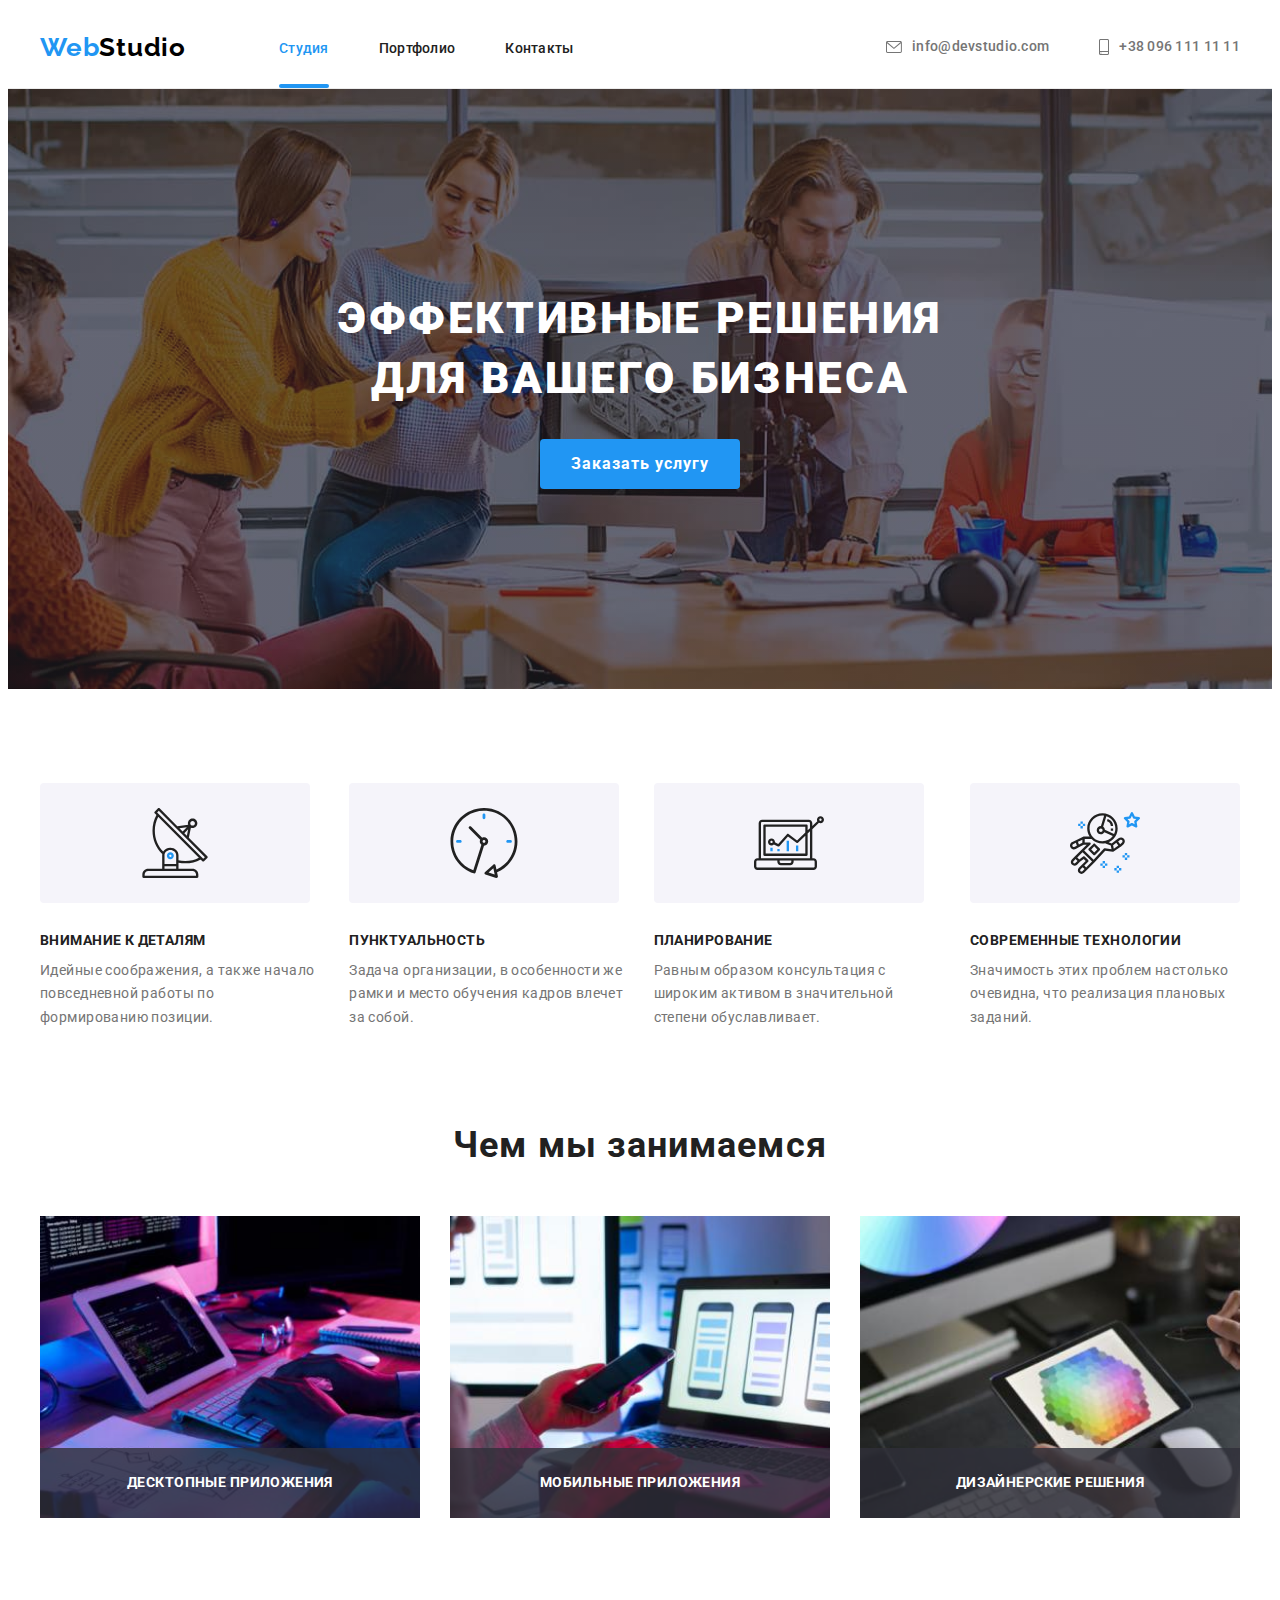
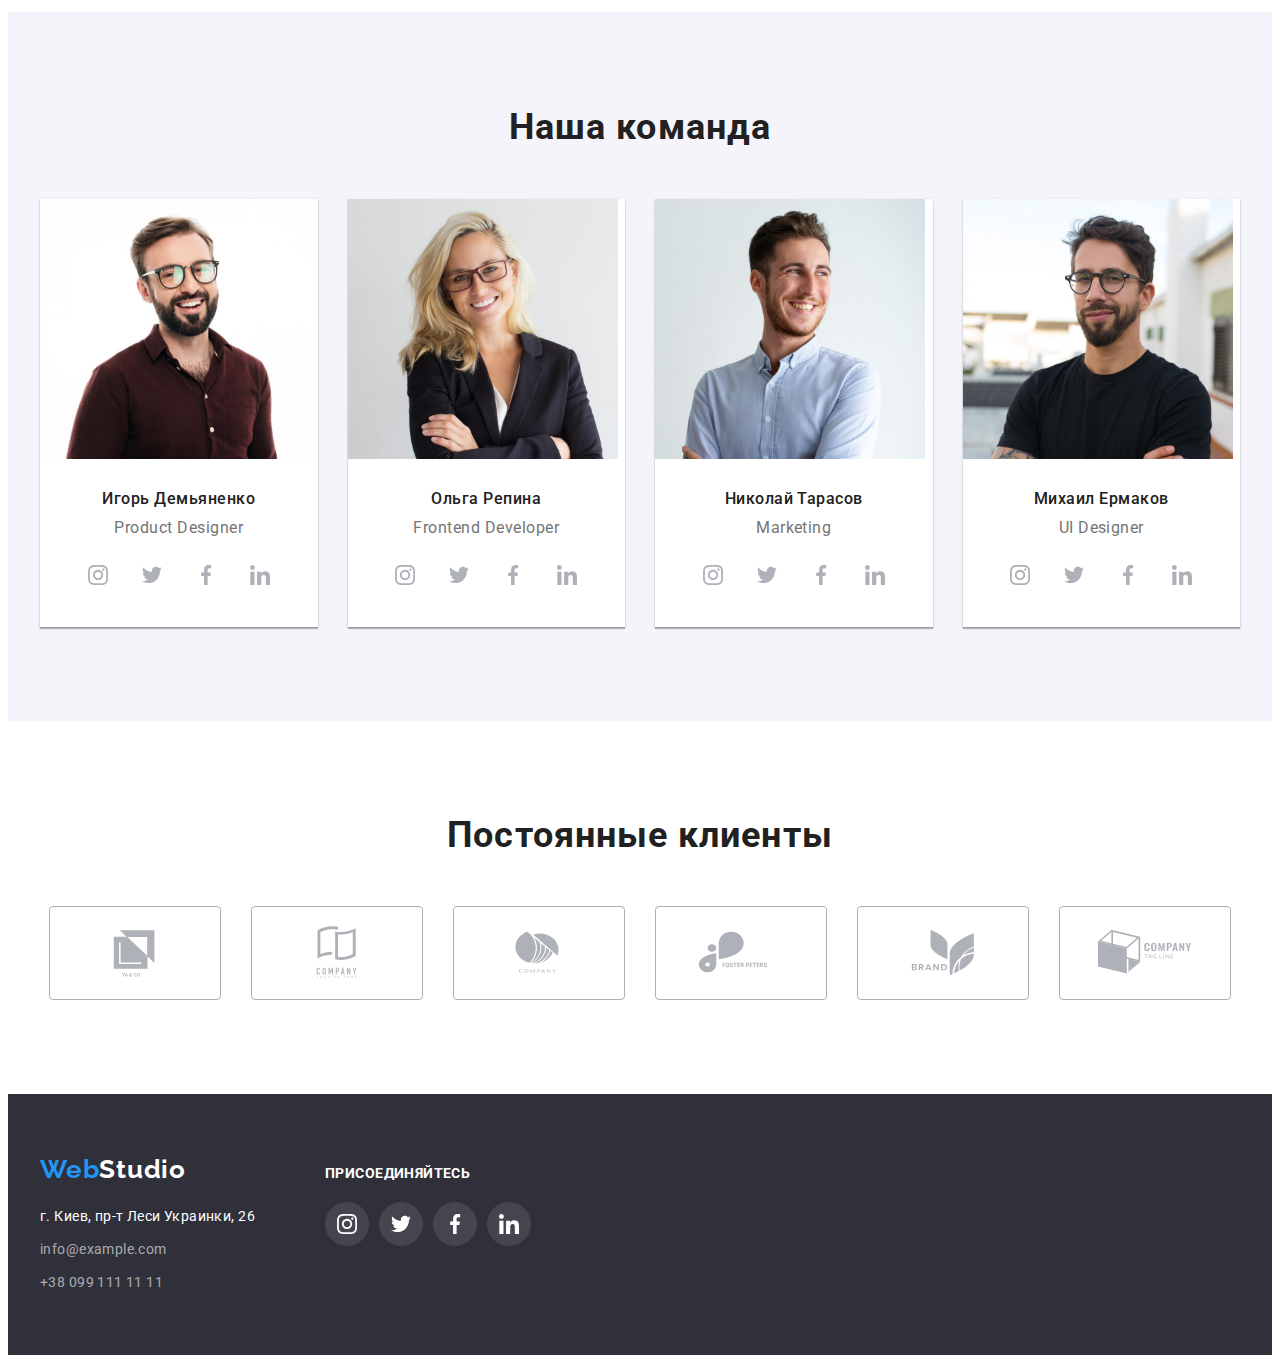
<file: index.html>
<!DOCTYPE html>
<html lang="ru">
<head>
    <meta charset="UTF-8">
    <meta http-equiv="X-UA-Compatible" content="IE=edge">
    <meta name="viewport" content="width=device-width, initial-scale=1.0">
    <link rel="preconnect" href="https://fonts.googleapis.com">
    <link rel="preconnect" href="https://fonts.gstatic.com" crossorigin>
    <link href="https://fonts.googleapis.com/css2?family=Raleway:wght@700&family=Roboto:wght@400;500;700;900&display=swap"
        rel="stylesheet">
    <title>Веб-студия</title>
    <link rel="stylesheet" href="https://cdnjs.cloudflare.com/ajax/libs/modern-normalize/1.1.0/modern-normalize.min.css"
        integrity="sha512-wpPYUAdjBVSE4KJnH1VR1HeZfpl1ub8YT/NKx4PuQ5NmX2tKuGu6U/JRp5y+Y8XG2tV+wKQpNHVUX03MfMFn9Q=="
        crossorigin="anonymous" referrerpolicy="no-referrer" />
    <link rel="stylesheet" href="./css/styles.css">
</head>
<body>
    <header class="header">
        <div class="container">
            <nav>
                <a href="" lang="en" class="header-logo link"><span>Web</span>Studio</a>
                <ul class="header-list">
                    <li class="list-item"><a href="./index.html" class="link current">Студия</a></li>
                    <li class="list-item"><a href="./portfolio.html" class="link header-portfolio">Портфолио</a></li>
                    <li class="list-item"><a href="" class="link">Контакты</a></li>
                </ul>
            </nav>
            <ul class="header-contacts">
                <li class="list-item">
                <a href="mailto:info@devstudio.com" class="link"><svg class="mail-icon" width="16" height="12" ><use href="./images/icons.svg#icon-envelope"></use></svg>info@devstudio.com</a></li>
                <li class="list-item"><a href="tel:+380961111111" class="link"><svg class="smartphone-icon" width="10" height="16">
                    <use href="./images/icons.svg#icon-smartphone"></use>
                </svg>+38 096 111 11 11</a></li>
            </ul>
            </div>
    </header>
<main>

<section class="hero">
    <div class="container">
    <h1 class="hero-headline">Эффективные решения для вашего бизнеса</h1>
    <button type="button" class="hero-button" data-modal-open>Заказать услугу</button>
    </div>
</section>

<section class="benefits">
    <div class="container">
    <h2 class="visually-hidden">Преимущества компании</h2>
    <ul class="benefits-content">
        <li class="list-item">
            <div class="benefits-illustration">
            <svg class="benefits-icon" width="70" height="70">
                <use href="./images/icons.svg#icon-antenna"></use>
            </svg>
            </div>
            <h3 class="benefits-title">Внимание к деталям</h3>
            <p class="benefits-text">Идейные соображения, а также начало повседневной работы по формированию позиции.</p>
        </li>
        <li class="list-item">
            <div class="benefits-illustration">
                <svg class="benefits-icon" width="70" height="70">
                    <use href="./images/icons.svg#icon-clock"></use>
                </svg>
            </div>
            <h3 class="benefits-title">Пунктуальность</h3>
            <p class="benefits-text">Задача организации, в особенности же рамки и место обучения кадров влечет за собой.</p>
        </li>
        <li class="list-item">
            <div class="benefits-illustration">
                <svg class="benefits-icon" width="70" height="70">
                    <use href="./images/icons.svg#icon-diagram"></use>
                </svg>
            </div>
            <h3 class="benefits-title">Планирование</h3>
            <p class="benefits-text">Равным образом консультация с широким активом в значительной степени обуславливает.</p>
        </li>
        <li class="list-item">
            <div class="benefits-illustration">
                <svg class="benefits-icon" width="70" height="70">
                    <use href="./images/icons.svg#icon-astronaut"></use>
                </svg>
            </div>
            <h3 class="benefits-title">Современные технологии</h3>
            <p class="benefits-text">Значимость этих проблем настолько очевидна, что реализация плановых заданий.</p>
        </li>
    </ul>
    </div>
</section>

<section class="about">
    <div class="container">
    <h2 class="about-title">Чем мы занимаемся</h2>
    <ul class="about-content">
        <li class="list-item"><a href=""><img src="./images/box-sites.jpg" alt="Разработка сайтов" width="370" height="294"></a>
        <div class="about-box">
            <p class="about-top-text">Десктопные приложения</p>
        </div>
        </li>
        <li class="list-item"><a href=""><img src="./images/box-optimization.jpg" alt="Мобильная оптимизация" width="370" height="294"></a>
        <div class="about-box">
            <p class="about-top-text">Мобильные приложения</p>
        </div>
        </li>
        <li class="list-item"><a href=""><img src="./images/box-design.jpg" alt="Дизайн" width="370" height="294"></a>
        <div class="about-box">
            <p class="about-top-text">Дизайнерские решения</p>
        </div>
        </li>
    </ul>
    </div>
</section>

<section class="team">
    <div class="container">
    <h2 class="team-title">Наша команда</h2>
    <ul class="team-content">
        <li class="list-item">
            <img src="./images/worker-product-designer.jpg" alt="Продукт дизайнер" width="270" height="260">
            <div class="team-description"><h3 class="team-member">Игорь Демьяненко</h3>
            <p lang="en" class="team-position">Product Designer</p>
            <ul class="team-soc-list">
                <li class="team-soc-item">
                    <a href="" class="team-soc-link link">
                        <svg class="team-soc-icon" width="20" height="20">
                            <use href="./images/icons.svg#icon-instagram"></use>
                        </svg>
                    </a></li>
                <li class="team-soc-item">
                    <a href="" class="team-soc-link link">
                        <svg class="team-soc-icon" width="20" height="20">
                            <use href="./images/icons.svg#icon-twitter"></use>
                        </svg>
                    </a></li>
                <li class="team-soc-item">
                    <a href="" class="team-soc-link link">
                        <svg class="team-soc-icon" width="20" height="20">
                            <use href="./images/icons.svg#icon-facebook"></use>
                        </svg>
                    </a></li>
                <li class="team-soc-item">
                    <a href="" class="team-soc-link link">
                        <svg class="team-soc-icon" width="20" height="20">
                            <use href="./images/icons.svg#icon-linkedin"></use>
                        </svg>
                    </a></li>
            </ul>
            </div>
        </li>
        <li class="list-item">
            <img src="./images/worker-frontend-developer.jpg" alt="Фронтенд-разработчик" width="270" height="260">
            <div class="team-description"><h3 class="team-member">Ольга Репина</h3>
            <p lang="en" class="team-position">Frontend Developer</p>
                        <ul class="team-soc-list">
                            <li class="team-soc-item">
                                <a href="" class="team-soc-link link">
                                    <svg class="team-soc-icon" width="20" height="20">
                                        <use href="./images/icons.svg#icon-instagram"></use>
                                    </svg>
                                </a>
                            </li>
                            <li class="team-soc-item">
                                <a href="" class="team-soc-link link">
                                    <svg class="team-soc-icon" width="20" height="20">
                                        <use href="./images/icons.svg#icon-twitter"></use>
                                    </svg>
                                </a>
                            </li>
                            <li class="team-soc-item">
                                <a href="" class="team-soc-link link">
                                    <svg class="team-soc-icon" width="20" height="20">
                                        <use href="./images/icons.svg#icon-facebook"></use>
                                    </svg>
                                </a>
                            </li>
                            <li class="team-soc-item">
                                <a href="" class="team-soc-link link">
                                    <svg class="team-soc-icon" width="20" height="20">
                                        <use href="./images/icons.svg#icon-linkedin"></use>
                                    </svg>
                                </a>
                            </li>
                        </ul>
            </div>
        </li>
        <li class="list-item">
            <img src="./images/worker-marketing.jpg" alt="Маркетолог" width="270" height="260">
            <div class="team-description"><h3 class="team-member">Николай Тарасов</h3>
            <p lang="en" class="team-position">Marketing</p>
                        <ul class="team-soc-list">
                            <li class="team-soc-item">
                                <a href="" class="team-soc-link link">
                                    <svg class="team-soc-icon" width="20" height="20">
                                        <use href="./images/icons.svg#icon-instagram"></use>
                                    </svg>
                                </a>
                            </li>
                            <li class="team-soc-item">
                                <a href="" class="team-soc-link link">
                                    <svg class="team-soc-icon" width="20" height="20">
                                        <use href="./images/icons.svg#icon-twitter"></use>
                                    </svg>
                                </a>
                            </li>
                            <li class="team-soc-item">
                                <a href="" class="team-soc-link link">
                                    <svg class="team-soc-icon" width="20" height="20">
                                        <use href="./images/icons.svg#icon-facebook"></use>
                                    </svg>
                                </a>
                            </li>
                            <li class="team-soc-item">
                                <a href="" class="team-soc-link link">
                                    <svg class="team-soc-icon" width="20" height="20">
                                        <use href="./images/icons.svg#icon-linkedin"></use>
                                    </svg>
                                </a>
                            </li>
                        </ul>
            </div>
        </li>
        <li class="list-item">
            <img src="./images/worker-ui-designer.jpg" alt="Дизайнер" width="270" height="260">
            <div class="team-description"><h3 class="team-member">Михаил Ермаков</h3>
            <p lang="en" class="team-position">UI Designer</p>
                        <ul class="team-soc-list">
                            <li class="team-soc-item">
                                <a href="" class="team-soc-link link">
                                    <svg class="team-soc-icon" width="20" height="20">
                                        <use href="./images/icons.svg#icon-instagram"></use>
                                    </svg>
                                </a>
                            </li>
                            <li class="team-soc-item">
                                <a href="" class="team-soc-link link">
                                    <svg class="team-soc-icon" width="20" height="20">
                                        <use href="./images/icons.svg#icon-twitter"></use>
                                    </svg>
                                </a>
                            </li>
                            <li class="team-soc-item">
                                <a href="" class="team-soc-link link">
                                    <svg class="team-soc-icon" width="20" height="20">
                                        <use href="./images/icons.svg#icon-facebook"></use>
                                    </svg>
                                </a>
                            </li>
                            <li class="team-soc-item">
                                <a href="" class="team-soc-link link">
                                    <svg class="team-soc-icon" width="20" height="20">
                                        <use href="./images/icons.svg#icon-linkedin"></use>
                                    </svg>
                                </a>
                            </li>
                        </ul>
            </div>
        </li>
    </ul>
    </div>
</section>

<section class="clients">
    <div class="container">
    <h2 class="clients-title">Постоянные клиенты</h2>
    <ul class="clients-list list-item">
        <li class="clients-item">
            <a href="" class="clients-item-link link">
                <svg class="clients-item-icon" width="106" height="60">
                    <use href="./images/icons.svg#icon-logo-1"></use>
                </svg>
            </a>
        </li>
        <li class="clients-item">
            <a href="" class="clients-item-link">
                <svg class="clients-item-icon" width="106" height="60">
                    <use href="./images/icons.svg#icon-logo-2"></use>
                </svg>
            </a>
        </li>
        <li class="clients-item">
            <a href="" class="clients-item-link">
                <svg class="clients-item-icon" width="106" height="60">
                    <use href="./images/icons.svg#icon-logo-3"></use>
                </svg>
            </a>
        </li>
        <li class="clients-item">
            <a href="" class="clients-item-link">
                <svg class="clients-item-icon" width="106" height="60">
                    <use href="./images/icons.svg#icon-logo-4"></use>
                </svg>
            </a>
        </li>
        <li class="clients-item">
            <a href="" class="clients-item-link">
                <svg class="clients-item-icon" width="106" height="60">
                    <use href="./images/icons.svg#icon-logo-5"></use>
                </svg>
            </a>
        </li>
        <li class="clients-item">
            <a href="" class="clients-item-link">
                <svg class="clients-item-icon" width="106" height="60">
                    <use href="./images/icons.svg#icon-logo-6"></use>
                </svg>
            </a>
        </li>
    </ul>
    </div>

</section>

</main>
<footer class="footer">
    <div class="container footer-content">
    <div class="footer-contacts">
    <a href="" lang="en" class="footer-logo link"><span class="footer-logo-left">Web</span><span class="footer-logo-right">Studio</span></a>
    <address>
        <ul>
            <li class="list-item"><a href="https://goo.gl/maps/LUMPAZrbMtPp7dhw5" target="_blank" class="adress link">г. Киев, пр-т Леси Украинки, 26</a></li>
            <li class="list-item"><a href="mailto:info@example.com" class="footer-contacts link">info@example.com</a></li>
            <li class="list-item"><a href="tel:+380991111111" class="footer-contacts link">+38 099 111 11 11</a></li>
        </ul>
    </address>
    </div>

    <div class="footer-join">
    <p class="join-title">присоединяйтесь</p>
    <ul class="footer-soc-list list-item">
        <li class="footer-soc-item">
            <a href="" class="footer-soc-link link">
                <svg class="footer-soc-icon" width="20" height="20">
                    <use href="./images/icons.svg#icon-instagram"></use>
                </svg>
            </a>
        </li>
        <li class="footer-soc-item">
            <a href="" class="footer-soc-link link">
                <svg class="footer-soc-icon" width="20" height="20">
                    <use href="./images/icons.svg#icon-twitter"></use>
                </svg>
            </a>
        </li>
        <li class="footer-soc-item">
            <a href="" class="footer-soc-link link">
                <svg class="footer-soc-icon" width="20" height="20">
                    <use href="./images/icons.svg#icon-facebook"></use>
                </svg>
            </a>
        </li>
        <li class="footer-soc-item">
            <a href="" class="footer-soc-link link">
                <svg class="footer-soc-icon" width="20" height="20">
                    <use href="./images/icons.svg#icon-linkedin"></use>
                </svg>
            </a>
        </li>
    </ul>
    </div>
    </div>
</footer>
<div class="backdrop is-hidden" data-modal>
    <div class="modal">
        <button type="button" class="close-button" data-modal-close>
            <svg width="30" height="30">
                <use href="./images/icons.svg#icon-close"></use>
            </svg>
        </button>
    </div>
</div>
<script src="./js/modal.js"></script>
</body>
</html>
</file>
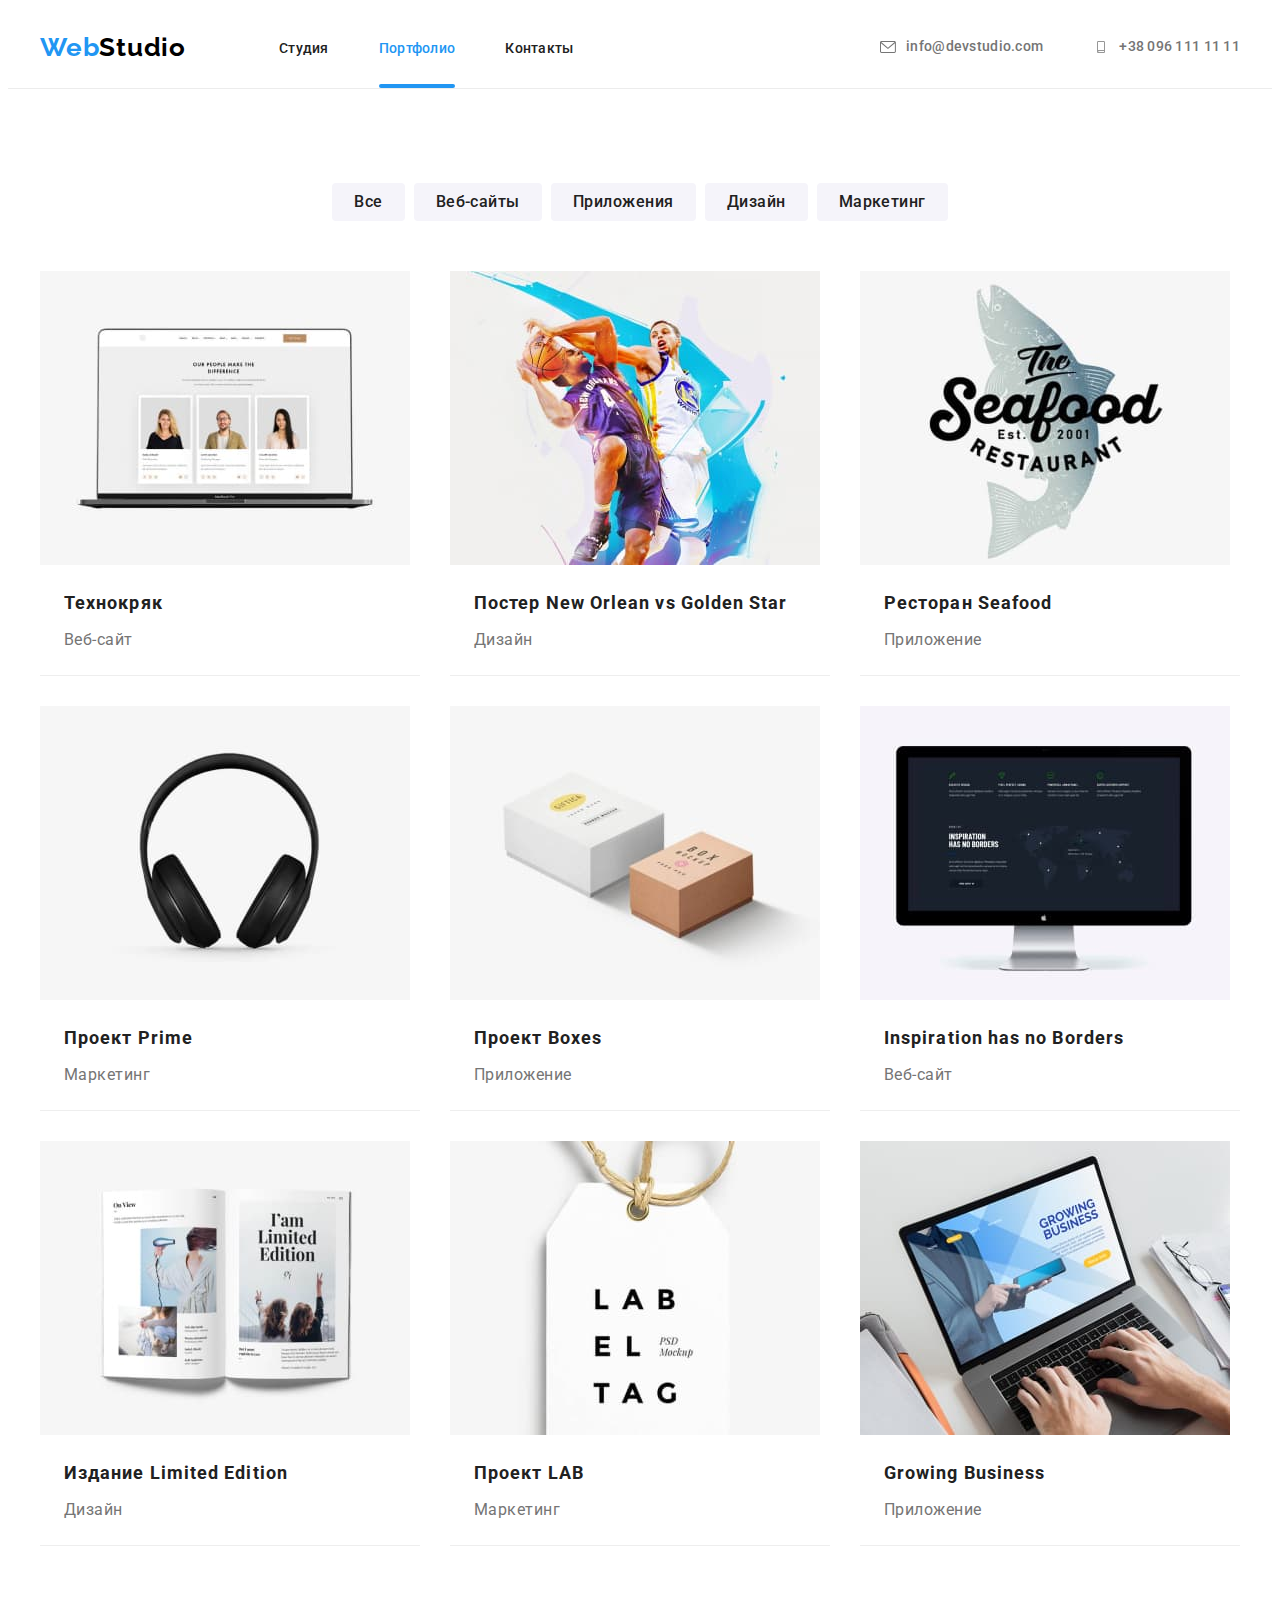
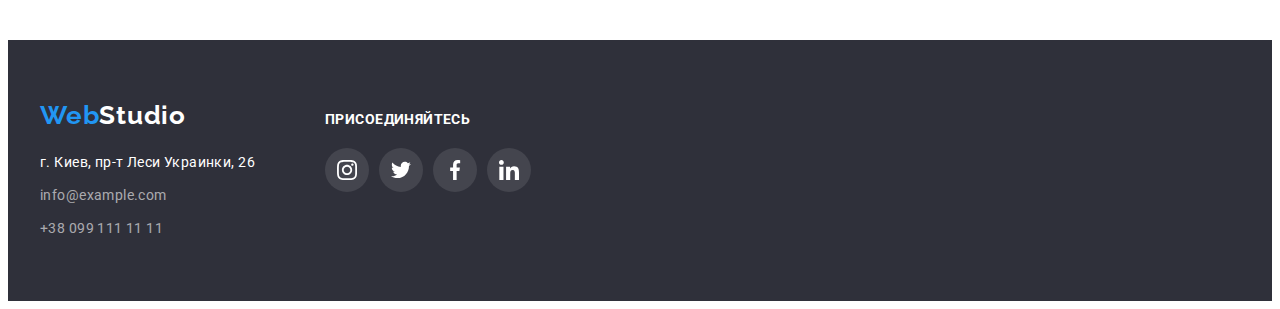
<file: portfolio.html>
<!DOCTYPE html>
<html lang="ru">

<head>
    <meta charset="UTF-8">
    <meta http-equiv="X-UA-Compatible" content="IE=edge">
    <meta name="viewport" content="width=device-width, initial-scale=1.0">
    <link rel="preconnect" href="https://fonts.googleapis.com">
    <link rel="preconnect" href="https://fonts.gstatic.com" crossorigin>
    <link
        href="https://fonts.googleapis.com/css2?family=Raleway:wght@700&family=Roboto:wght@400;500;700;900&display=swap"
        rel="stylesheet">
    <title>Портфолио</title>
    <link rel="stylesheet" href="https://cdnjs.cloudflare.com/ajax/libs/modern-normalize/1.1.0/modern-normalize.min.css"
        integrity="sha512-wpPYUAdjBVSE4KJnH1VR1HeZfpl1ub8YT/NKx4PuQ5NmX2tKuGu6U/JRp5y+Y8XG2tV+wKQpNHVUX03MfMFn9Q=="
        crossorigin="anonymous" referrerpolicy="no-referrer" />
    <link rel="stylesheet" href="./css/styles.css">
</head>

<body>
    
    <header class="header">
        <div class="container">
        <nav>
            <a href="" lang="en" class="header-logo link"><span>Web</span>Studio</a>
            <ul class="header-list">
                <li class="list-item"><a href="./index.html" class="link">Студия</a></li>
                <li class="list-item"><a href="./portfolio.html" class="link current">Портфолио</a></li>
                <li class="list-item"><a href="" class="link">Контакты</a></li>
            </ul>
        </nav>
            <ul class="header-contacts">
                <li class="list-item">
                    <a href="mailto:info@devstudio.com" class="link"><svg class="mail-icon" width="16" height="12">
                            <use href="./images/icons.svg#icon-envelope"></use>
                        </svg>info@devstudio.com</a>
                </li>
                <li class="list-item"><a href="tel:+380961111111" class="link"><svg class="smartphone-icon" width="16" height="12">
                            <use href="./images/icons.svg#icon-smartphone"></use>
                        </svg>+38 096 111 11 11</a></li>
            </ul>
            </div>
    </header>
    <main>
        <section class="portfolio">
            <div class="container">
            <h1 class="visually-hidden">Портфолио</h1>
            <ul class="portfolio-filter">
                <li class="list-item"><button type="button" class="portfolio-button">Все</button></li>
                <li class="list-item"><button type="button" class="portfolio-button">Веб-сайты</button></li>
                <li class="list-item"><button type="button" class="portfolio-button">Приложения</button></li>
                <li class="list-item"><button type="button" class="portfolio-button">Дизайн</button></li>
                <li class="list-item"><button type="button" class="portfolio-button">Маркетинг</button></li>
            </ul>
            <ul class="portfolio-content">
                <li class="list-item">
                    <a href="" class="link">
                        <div class="portfolio-overlay">
                        <img src="./images/project-tehnokryak.jpg" alt="Веб-сайт" width="370" height="294">
                            <p class="overlay-text">Ресурс предлагает комплексные предложения с разным уровнем функционала и сервисов. Все это позволит посетителю получить
                            исчерпывающие сведения о компании или частном лице.</p>
                        </div>
                        <div class="portfoplio-description"><h2 class="portfolio-title">Технокряк</h2>
                        <p class="portfolio-text">Веб-сайт</p>
                        </div>
                    </a>
                </li>
                <li class="list-item">
                    <a href="" class="link">
                        <div class="portfolio-overlay">
                        <img src="./images/project-poster.jpg" alt="Дизайн" width="370" height="294">
                    
                            <p class="overlay-text">Ресурс предлагает комплексные предложения с разным уровнем функционала и сервисов. Все это позволит посетителю получить исчерпывающие сведения о компании или частном лице.</p>
                        </div>
                        <div class="portfoplio-description"><h2 class="portfolio-title">Постер New Orlean vs Golden Star</h2>
                        <p class="portfolio-text">Дизайн</p>
                        </div>
                    </a>
                </li>
                <li class="list-item">
                    <a href="" class="link">
                        <div class="portfolio-overlay">
                        <img src="./images/project-seafood.jpg" alt="Приложение" width="370" height="294">
                    
                            <p class="overlay-text">Ресурс предлагает комплексные предложения с разным уровнем функционала и сервисов. Все это позволит посетителю получить исчерпывающие сведения о компании или частном лице.</p>
                        </div>
                        <div class="portfoplio-description"><h2 class="portfolio-title">Ресторан Seafood</h2>
                        <p class="portfolio-text">Приложение</p>
                        </div>
                    </a>
                </li>
                <li class="list-item">
                    <a href="" class="link">
                        <div class="portfolio-overlay">
                        <img src="./images/project-prime.jpg" alt="Маркетинг" width="370" height="294">
                        
                            <p class="overlay-text">Ресурс предлагает комплексные предложения с разным уровнем функционала и сервисов. Все это позволит посетителю получить исчерпывающие сведения о компании или частном лице.</p>
                        </div>
                        <div class="portfoplio-description"><h2 class="portfolio-title">Проект Prime</h2>
                        <p class="portfolio-text">Маркетинг</p>
                        </div>
                    </a>
                </li>
                <li class="list-item">
                    <a href="" class="link">
                        <div class="portfolio-overlay">
                        <img src="./images/project-boxes.jpg" alt="Приложение" width="370" height="294">
                    
                            <p class="overlay-text">Ресурс предлагает комплексные предложения с разным уровнем функционала и сервисов. Все это позволит посетителю получить исчерпывающие сведения о компании или частном лице.</p>
                        </div>
                        <div class="portfoplio-description"><h2 class="portfolio-title">Проект Boxes</h2>
                        <p class="portfolio-text">Приложение</p>
                        </div>
                    </a>
                </li>
                <li class="list-item">
                    <a href="" class="link">
                        <div class="portfolio-overlay">
                        <img src="./images/project-inspiration.jpg" alt="Веб-сайт" width="370" height="294">
                        
                            <p class="overlay-text">Ресурс предлагает комплексные предложения с разным уровнем функционала и сервисов. Все это позволит посетителю получить исчерпывающие сведения о компании или частном лице.</p>
                        </div>
                        <div class="portfoplio-description"><h2 class="portfolio-title">Inspiration has no Borders</h2>
                        <p class="portfolio-text">Веб-сайт</p>
                        </div>
                    </a>
                </li>
                <li class="list-item">
                    <a href="" class="link">
                        <div class="portfolio-overlay">
                        <img src="./images/project-limited.jpg" alt="Дизайн" width="370" height="294">
                    
                            <p class="overlay-text">Ресурс предлагает комплексные предложения с разным уровнем функционала и сервисов. Все это позволит посетителю получить исчерпывающие сведения о компании или частном лице.</p>
                        </div>
                        <div class="portfoplio-description"><h2 class="portfolio-title">Издание Limited Edition</h2>
                        <p class="portfolio-text">Дизайн</p>
                        </div>
                    </a>
                </li>
                <li class="list-item">
                    <a href="" class="link">
                        <div class="portfolio-overlay">
                        <img src="./images/project-lab.jpg" alt="Маркетинг" width="370" height="294">
                        
                            <p class="overlay-text">Ресурс предлагает комплексные предложения с разным уровнем функционала и сервисов. Все это позволит посетителю получить исчерпывающие сведения о компании или частном лице.</p>
                        </div>
                        <div class="portfoplio-description"><h2 class="portfolio-title">Проект LAB</h2>
                        <p class="portfolio-text">Маркетинг</p>
                        </div>
                    </a>
                </li>
                <li class="list-item">
                    <a href="" class="link">
                        <div class="portfolio-overlay">
                        <img src="./images/project-business.jpg" alt="Приложение" width="370" height="294">
                       
                            <p class="overlay-text">Ресурс предлагает комплексные предложения с разным уровнем функционала и сервисов. Все это позволит посетителю получить исчерпывающие сведения о компании или частном лице.</p>
                        </div>
                        <div class="portfoplio-description"><h2 class="portfolio-title">Growing Business</h2>
                        <p class="portfolio-text">Приложение</p>
                        </div>
                    </a>
                </li>
            </ul>
            </div>
        </section>
    </main>
<footer class="footer">
    <div class="container footer-content">
        <div class="footer-contacts">
            <a href="" lang="en" class="footer-logo link"><span class="footer-logo-left">Web</span><span
                    class="footer-logo-right">Studio</span></a>
            <address>
                <ul>
                    <li class="list-item"><a href="https://goo.gl/maps/LUMPAZrbMtPp7dhw5" target="_blank"
                            class="adress link">г. Киев, пр-т Леси Украинки, 26</a></li>
                    <li class="list-item"><a href="mailto:info@example.com"
                            class="footer-contacts link">info@example.com</a></li>
                    <li class="list-item"><a href="tel:+380991111111" class="footer-contacts link">+38 099 111 11 11</a>
                    </li>
                </ul>
            </address>
        </div>

        <div class="footer-join">
            <p class="join-title">присоединяйтесь</p>
            <ul class="footer-soc-list list-item">
                <li class="footer-soc-item">
                    <a href="" class="footer-soc-link link">
                        <svg class="footer-soc-icon" width="20" height="20">
                            <use href="./images/icons.svg#icon-instagram"></use>
                        </svg>
                    </a>
                </li>
                <li class="footer-soc-item">
                    <a href="" class="footer-soc-link link">
                        <svg class="footer-soc-icon" width="20" height="20">
                            <use href="./images/icons.svg#icon-twitter"></use>
                        </svg>
                    </a>
                </li>
                <li class="footer-soc-item">
                    <a href="" class="footer-soc-link link">
                        <svg class="footer-soc-icon" width="20" height="20">
                            <use href="./images/icons.svg#icon-facebook"></use>
                        </svg>
                    </a>
                </li>
                <li class="footer-soc-item">
                    <a href="" class="footer-soc-link link">
                        <svg class="footer-soc-icon" width="20" height="20">
                            <use href="./images/icons.svg#icon-linkedin"></use>
                        </svg>
                    </a>
                </li>
            </ul>
        </div>

    </div>
</footer>
</body>
</html>
</file>
<file: css/styles.css>
:root {
    --main-text-color: #212121;
    --second-text-color: #757575;
    --white-text-color: #FFFFFF;
    --accent-color: #2196F3;
    --main-background-color: #FFFFFF;
    --section-background-color: #F5F4FA;
    --dark-background-color: #2F303A;
    --time-function: cubic-bezier(0.4, 0, 0.2, 1);
}

p, h1, h2, h3, h4, h5, h6 {
    margin: 0;
}

ul, ol {
    padding-left: 0;
    margin: 0;
    list-style: none;
}

button {
    cursor: pointer;
    font-family: inherit;
}

img{
    display: block;
}


.link {
    text-decoration: none;   
}


body {
    font-family: "Roboto", sans-serif;
}

.container {
    width: 1200px;
    margin: 0 auto;
    padding-left: 15px;
    padding-right: 15px;
}


/* Header */

.header .container {
    display: flex;
    align-items: center;
}


.header {
    border-bottom: 1px solid #ECECEC;
    padding-top: 24px;
    padding-bottom: 25px;
}

.header-list {
    display: flex;
}

.header-contacts{
    display: flex;
    margin-left: auto;
}

.header-list .list-item:not(:last-child) {
    margin-right: 50px;
}

.header-contacts .list-item:not(:last-child) {
    margin-right: 50px;
}

.header-logo {
    margin-right: 93px;

    font-family: 'Raleway';
    font-weight: 700;
    font-size: 26px;
    line-height: 1.19;
    letter-spacing: 0.03em;
    color: #000000;
}

.header nav {
    display: flex;
    align-items: center;
}


.header-logo > span{
    color: var(--accent-color);
}

.header .link.current {
    position: relative;
    color: var(--accent-color);
    
}

.header .link.current::after {
    position: absolute;
    display: block;
    margin-bottom: -32px;
    bottom: 0;
    content: '';
    width: 100%;
    height: 4px;
    background-color: var(--accent-color);
    border-radius: 2px;

}


.header-list a{
    font-weight: 500;
    font-size: 14px;
    line-height: 1.14;
    letter-spacing: 0.02em;
    color: var(--main-text-color);
    transition: color 250ms var(--time-function);
}

.header-contacts a {
    display: flex;
    justify-content: center;
    align-items: center;
    font-weight: 500;
    font-size: 14px;
    line-height: 1.14;
    letter-spacing: 0.02em;
    color: var(--second-text-color);
    transition: color 250ms var(--time-function);
}

.mail-icon, .smartphone-icon {
    margin-right: 10px;
    fill: currentColor;
}

.header-list a:hover, 
.header-list a:focus{
    color: var(--accent-color);
}

.header-contacts a:hover,
.header-contacts a:focus {
    color: var(--accent-color);
}


/* Hero */


.hero .container {
    text-align: center;
}

.hero h1 {
    margin-right: auto;
    margin-left: auto;
}

.hero {
    max-width: 1600px;
    margin: 0 auto;
    padding-top: 200px;
    padding-bottom: 200px;
    border-color: var(--dark-background-color);
    background-image: linear-gradient(rgba(47, 48, 58, 0.4), rgba(47, 48, 58, 0.4)), url(../images/hero-background.jpg);
    background-repeat: no-repeat;
    background-position: center;
    background-size: cover;
}

.hero-headline {
    margin-bottom: 30px;
    max-width: 696px;

    font-weight: 900;
    font-size: 44px;
    line-height: 1.36;
    letter-spacing: 0.06em;
    text-transform: uppercase;
    color: var(--white-text-color);
    
}


.hero-button {
    width: 200px;
    height: 50px;
    font-weight: 700;
    font-size: 16px;
    line-height: 1.87;
    letter-spacing: 0.06em;
    color: var(--white-text-color);
    background-color: var(--accent-color);
    border: transparent;
    border-radius: 4px;
    transition: background-color 250ms var(--time-function);
}

.hero-button:hover,
.hero-button:focus{
background-color: #188CE8;
}

/* Benefits */

.visually-hidden {
  position: absolute;
  white-space: nowrap;
  width: 1px;
  height: 1px;
  overflow: hidden;
  border: 0;
  padding: 0;
  clip: rect(0 0 0 0);
  clip-path: inset(50%);
  margin: -1px;
}

.benefits {
    padding-top: 94px;
}

.benefits-content{
    display: flex;
}

.benefits-illustration {
    display: flex;
    align-items: center;
    justify-content: center;
    width: 270px;
    height: 120px;
    background-color: #F5F4FA;
    border-radius: 4px;
    margin-bottom: 30px;
}


.benefits-content .list-item:not(:last-child) {
    margin-right: 30px;
}

.benefits-title{
margin-bottom: 10px;

font-size: 14px;
line-height: 1.14;
letter-spacing: 0.03em;
text-transform: uppercase;
color: var(--main-text-color);
}

.benefits-text{
font-size: 14px;
line-height: 1.71;
letter-spacing: 0.03em;
color: var(--second-text-color);
}

/* About */

.about {
    padding-top: 94px;
    padding-bottom: 94px;
}

.about-content {
    display: flex;
    margin-right: -30px;
}

.about-content .list-item {
    flex-basis: calc(100% / 3 - 30px);
    margin-right: 30px;
    position: relative;
}

.about img {
    width: 100%;
    height: auto;
}

.about-title {
margin-bottom: 50px;

font-size: 36px;
line-height: 1.17;
text-align: center;
letter-spacing: 0.03em;
color: var(--main-text-color);
}


.about-top-text {
font-weight: 700;
font-size: 14px;
line-height: 1.14;
text-align: center;
letter-spacing: 0.03em;
text-transform: uppercase;
color: var(--white-text-color);
}

.about-box {
    position: absolute;
    bottom: 0;
    display: flex;
    justify-content: center;
    align-items: center;
    width: 100%;
    height: 70px;
    background-color: rgba(47, 48, 58, 0.8);
}

/* Team */

.team-content {
display: flex;
margin-right: -30px;
}

.team-content .list-item {
flex-basis: calc(100% / 4 - 30px);
margin-right: 30px;

background-color: var(--white-text-color);
box-shadow: 0px 1px 3px rgba(0, 0, 0, 0.12), 0px 1px 1px rgba(0, 0, 0, 0.14), 0px 2px 1px rgba(0, 0, 0, 0.2);
}

.team {
padding-top: 94px;
padding-bottom: 94px;

background-color: var(--section-background-color);
}


.team-description {
    padding-top: 30px;
    padding-bottom: 30px;
}

.team-title{
margin-bottom: 50px;

font-size: 36px;
line-height: 1.17;
letter-spacing: 0.03em;
color: var(--main-text-color);
text-align: center;
}

.team-member {
margin-bottom: 10px;

font-weight: 500;
font-size: 16px;
line-height: 1.19;
letter-spacing: 0.03em;
color: var(--main-text-color);
text-align: center;
}

.team-position{
font-size: 16px;
line-height: 1.19;
letter-spacing: 0.03em;
color: var(--second-text-color);
text-align: center;
}

.team-soc-list {
    display: flex;
    justify-content: center;
    list-style: none;
    margin-top: 16px;
}

.team-soc-item {
    width: 44px;
    height: 44px;
    margin-right: 10px;
}

.team-soc-item:last-child {
    margin-right: 0;
}

.team-soc-link {
display: flex;
width: 100%;
height: 100%;
border-radius: 50%;
align-items: center;
justify-content: center;
color: #AFB1B8;
transition: color 250ms var(--time-function), background-color 250ms var(--time-function);
}

.team-soc-icon {
    fill: currentColor;
}

.team-soc-link:hover,
.team-soc-link:focus {
background-color: var(--accent-color);
color: var(--white-text-color);
}

/* Clients */

.clients {
    padding-top: 94px;
    padding-bottom: 94px;
}

.clients-title {
    font-size: 36px;
    line-height: 1.16;
    text-align: center;
    letter-spacing: 0.03em;
    color: var(--main-text-color);
    margin-bottom: 50px;
}

.clients-list {
    display: flex;
    justify-content: center;
    align-items: center;
}

.clients-item:not(:last-child) {
    margin-right: 30px;
}


.clients-item-link {
    display: flex;
    align-items: center;
    justify-content: center;
    width: 170px;
    height: 92px;
    border: 1px solid #AFB1B8;
    border-radius: 4px;
    color: #AFB1B8;
    transition: color 250ms var(--time-function), border-color 250ms var(--time-function);
}

.clients-item-icon {
    fill: currentColor;
}

.clients-item-link:hover,
.clients-item-link:focus {
    color: var(--accent-color);
    border-color: var(--accent-color);
}

/* Footer */

.footer{
    background-color: var(--dark-background-color);
    padding-top: 60px;
    padding-bottom: 60px;
}


.footer .list-item:not(:last-child) {
margin-bottom: 9px;
}


.footer-logo {
display: inline-block;
margin-bottom: 20px;

font-family: 'Raleway', sans-serif;
font-weight: 700;
font-size: 26px;
line-height: 1.19;
letter-spacing: 0.03em;
}


.footer-logo-left{
    color: var(--accent-color);
}

.footer-logo-right{
    color: var(--white-text-color);
}

.adress {
font-style: normal;
font-size: 14px;
line-height: 1.71;
letter-spacing: 0.03em;
color: var(--white-text-color);
transition: color 250ms var(--time-function);
}

.footer-contacts {
font-style: normal;
font-size: 14px;
line-height: 1.71;
letter-spacing: 0.03em;
color: rgba(255, 255, 255, 0.6);
transition: color 250ms var(--time-function);
}

.adress:hover,
.adress:focus {
    color: var(--accent-color);
}

.footer-contacts:hover,
.footer-contacts:focus {
    color: var(--accent-color);
}


.footer-content {
    display: flex;
}

.footer-join {
    margin-left: 70px;
    padding-top: 12px;
}

.join-title {
    font-weight: 700;
    font-size: 14px;
    line-height: 1.14;
    letter-spacing: 0.03em;
    text-transform: uppercase;
    color: var(--white-text-color);
}

.footer-soc-list {
    display: flex;
    justify-content: center;
    margin-top: 20px;
}

 .footer-soc-item {
    width: 44px;
    height: 44px;
    margin-right: 10px;
}


.footer-soc-item:last-child {
    margin-right: 0;
}


.footer-soc-link {
    display: flex;
    width: 100%;
    height: 100%;
    border-radius: 50%;
    align-items: center;
    justify-content: center;
    color: #FFFFFF;
    background-color: rgba(255, 255, 255, 0.1);
    transition: color 250ms var(--time-function),
    background-color 250ms var(--time-function);
}


.footer-soc-icon {
    fill: currentColor;
}


.footer-soc-link:hover,
.footer-soc-link:focus {
    background-color: var(--accent-color);
    color: var(--white-text-color);
}

/* -------Portfolio-------- */

.portfolio .container {
    margin-top: 94px;
    margin-bottom: 94px;
}

.portfolio-filter {
    display: flex;
    justify-content: center;
    margin-bottom: 50px;
}

.portfolio-filter li:not(:last-child) {
    margin-right: 9px;
}

.portfolio-button:hover,
.portfolio-button:focus {
    box-shadow: 0px 3px 1px rgba(0, 0, 0, 0.1), 0px 1px 2px rgba(0, 0, 0, 0.08), 0px 2px 2px rgba(0, 0, 0, 0.12);
    color: var(--white-text-color);
    background-color: var(--accent-color);
}

.portfolio-content {
display: flex;
flex-wrap: wrap;
margin-right: -30px;
margin-bottom: -30px;
}

.portfolio-content .list-item {
    flex-basis: calc(100% / 3 - 30px);
    margin-right: 30px;
    margin-bottom: 30px;
    border-bottom: 1px solid #EEEEEE;;
}

.portfolio-content .link {
display: inline-block;
width: 100%;
height: 100%;
transition: box-shadow 250ms var(--time-function);
}

.portfolio-content .link:hover,
.portfolio-content .link:focus {
    box-shadow: 0px 1px 1px rgba(0, 0, 0, 0.12), 0px 4px 4px rgba(0, 0, 0, 0.06), 1px 4px 6px rgba(0, 0, 0, 0.16);
}

.portfolio-button{
padding: 6px 22px;

font-weight: 500;
font-size: 16px;
line-height: 1.62;
letter-spacing: 0.03em;
color: var(--main-text-color);
background-color: var(--section-background-color);
border: transparent;
border-radius: 4px;
transition: box-shadow 250ms var(--time-function),
background-color 250ms var(--time-function),
color 250ms var(--time-function);
}


.portfolio-title{
margin-bottom: 4px;

font-size: 18px;
line-height: 2;
letter-spacing: 0.06em;
color: var(--main-text-color);
}

.portfolio-text{
font-size: 16px;
line-height: 1.88;
letter-spacing: 0.03em;
color: var(--second-text-color);
}

.portfoplio-description {
    padding: 20px 24px;
}

.portfolio-overlay {
    position: relative;
    overflow: hidden;
}

.overlay-text {
    padding: 63px 24px;
    width: 100%;
    height: 100%;
    position: absolute;
    bottom: 0;
    font-size: 18px;
    line-height: 1.55;
    letter-spacing: 0.03em;
    color: var(--white-text-color);
    background-color: rgba(33, 150, 243, 0.9);
    transform: translateY(101%);
    transition: transform 250ms var(--time-function);
}

.portfolio .link:hover .overlay-text,
.portfolio .link:focus .overlay-text {
    transform: translateY(0);
}

.backdrop {
    position: fixed;
    top: 0;
    width: 100%;
    height: 100%;
    background-color: rgba(0, 0, 0, 0.2);
    transform: scale(1);
    transition: opacity 250ms var(--time-function), transform 250ms var(--time-function), visibility 250ms var(--time-function);
}
.backdrop.is-hidden {
    opacity: 0;
    pointer-events: none;
    transform: scale(0.5);
}

.modal {
    width: 528px;
    min-height: 581px;
    box-shadow: 0px 1px 3px rgba(0, 0, 0, 0.12), 0px 1px 1px rgba(0, 0, 0, 0.14), 0px 2px 1px rgba(0, 0, 0, 0.2);
    border-radius: 4px;
    background-color: var(--main-background-color);
    position: absolute;
    top: 50%;
    left: 50%;
    transform: translate(-50%, -50%);
    
}

.close-button {
    position: absolute;
    top: 8px;
    right: 8px;
    display: flex;
    justify-content: center;
    align-items: center;
    background-color: var(--main-background-color);
    border: 1px solid rgba(0, 0, 0, 0.1);
    border-radius: 50%;
    overflow: hidden;
    width: 30px;
    height: 30px;
}
</file>
